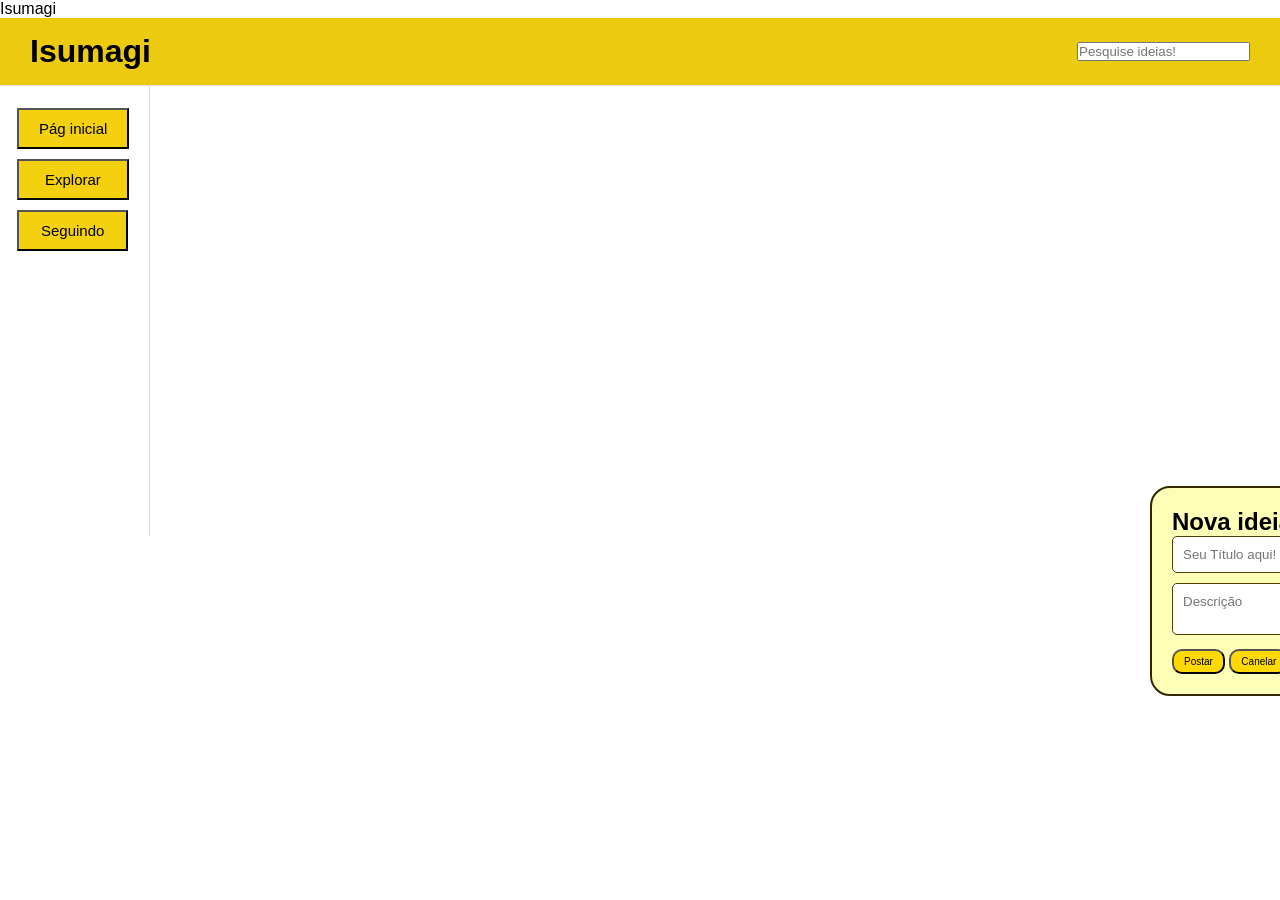
<file: index.html>
<!DOCTYPE html>
<html lang="pt-BR">

<head>
    <meta charset="UTF-8">
    <tittle> Isumagi </tittle>
    <link rel="stylesheet" href="style.css">
</head>

<body>

    <header class="topo">

        <h1> Isumagi </h1>

        <input
            type="text"
            id="pesquisa"
            placeholder="Pesquise ideias!"
        >

    </header>

    <div class="container">

        <aside class="sidebar">

            <ul>

                <li>
                    <button class="botao1">
                        Pág inicial
                    </button>
                </li>

                <li>
                    <button class="botao2">
                        Explorar
                    </button>
                </li>

                <li>
                    <button class="botao3">
                        Seguindo
                    </button>
                </li>

            </ul>

        </aside>

        <main class="feed"></main>

        <aside class="sidebar-esquerda">

            <div class="card">

            </div>

        </aside>

    </div>

    <div class="modal" id="modalPost">

        <div class="modal-content">

            <h2> Nova ideia </h2>

            <input
                id="titulo"
                type="text"
                placeholder="Seu Título aqui!"
            >

            <textarea
                id="descricao"
                placeholder="Descrição"
            ></textarea>

            <div class="modal-botoes">

                <button
                    class="botao4"
                    onclick="criarPost()"
                >
                    Postar
                </button>

                <button
                    class="botao5"
                    onclick="fecharModal()"
                >
                    Canelar
                </button>

            </div>

        </div>

    </div>

    <script src="script.js"></script>

</body>

</html>
</file>
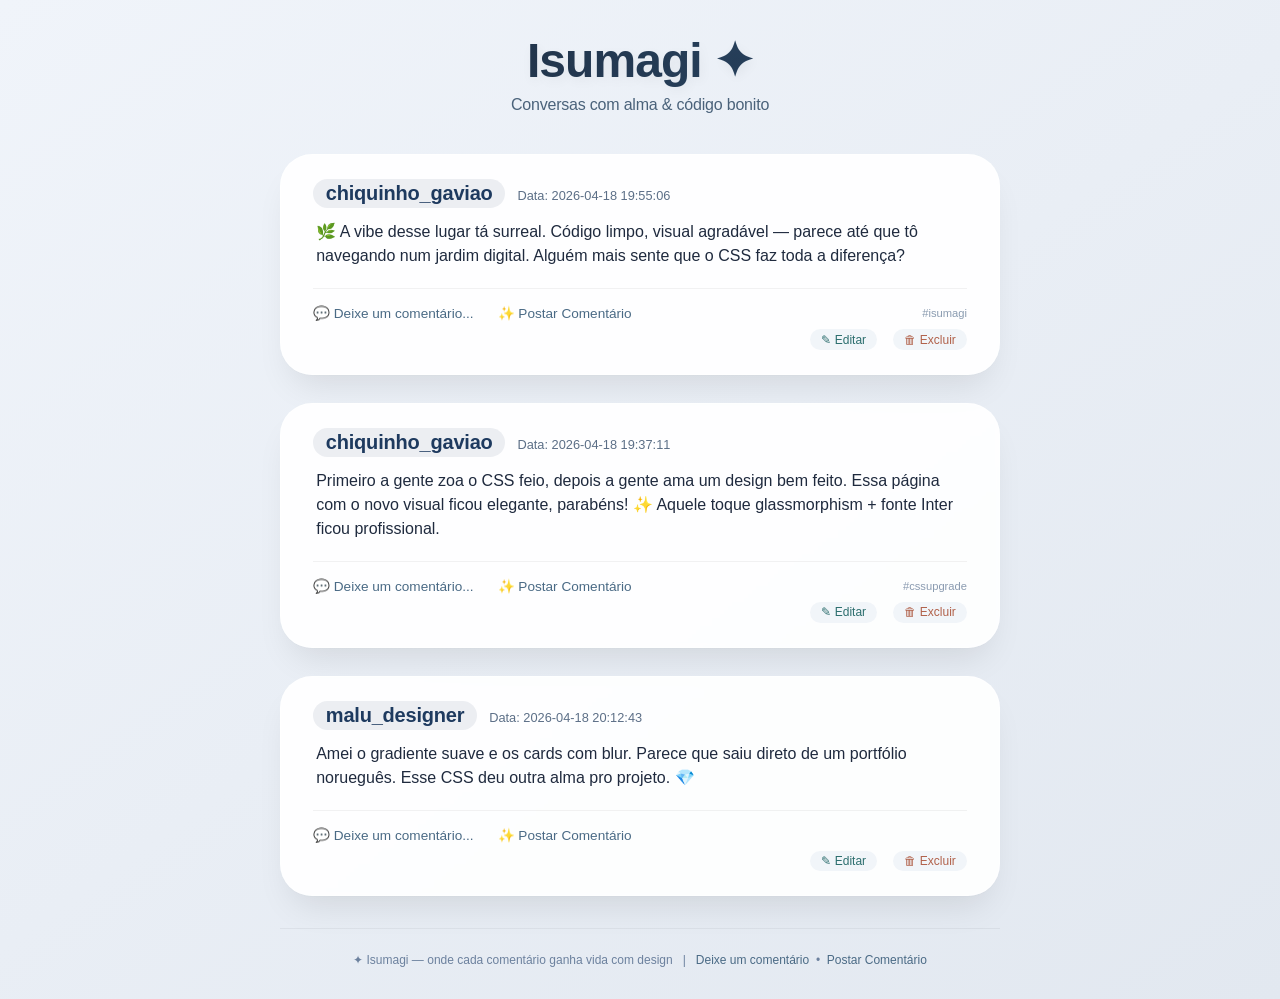
<file: deep.html>
<!DOCTYPE html>
<html lang="en">
<head>
    <meta charset="UTF-8">
    <meta name="viewport" content="width=device-width, initial-scale=1.0">
    <title>Document</title>
    <style>
/* === RESET & GLOBAL === */
* {
  margin: 0;
  padding: 0;
  box-sizing: border-box;
}

body {
  background: linear-gradient(145deg, #f0f4fa 0%, #e2e8f0 100%);
  font-family: 'Inter', -apple-system, BlinkMacSystemFont, 'Segoe UI', Roboto, Helvetica, Arial, sans-serif;
  padding: 2rem;
  min-height: 100vh;
  display: flex;
  justify-content: center;
  align-items: center;
}

/* === MAIN CARD CONTAINER === */
.container {
  max-width: 720px;
  width: 100%;
  margin: 0 auto;
}

/* === HEADER STYLE === */
.page-header {
  margin-bottom: 2.5rem;
  text-align: center;
}

.page-header h1 {
  font-size: 3rem;
  font-weight: 700;
  background: linear-gradient(135deg, #1e2b3c, #2c4c6e);
  background-clip: text;
  -webkit-background-clip: text;
  color: transparent;
  letter-spacing: -0.02em;
  text-shadow: 2px 4px 12px rgba(0, 0, 0, 0.05);
}

/* === COMMENT CARD (each post) === */
.comment-card {
  background: rgba(255, 255, 255, 0.92);
  backdrop-filter: blur(2px);
  border-radius: 32px;
  box-shadow: 0 20px 35px -12px rgba(0, 0, 0, 0.1), 0 1px 2px rgba(0, 0, 0, 0.02);
  padding: 1.5rem 2rem;
  margin-bottom: 1.75rem;
  transition: all 0.3s cubic-bezier(0.2, 0, 0, 1);
  border: 1px solid rgba(255, 255, 255, 0.5);
}

.comment-card:hover {
  transform: translateY(-4px);
  background: rgba(255, 255, 255, 0.98);
  box-shadow: 0 28px 40px -16px rgba(0, 0, 0, 0.18);
  border-color: rgba(255, 255, 255, 0.8);
}

/* author line */
.comment-author {
  display: flex;
  align-items: baseline;
  flex-wrap: wrap;
  gap: 0.75rem;
  margin-bottom: 0.75rem;
}

.username {
  font-weight: 700;
  font-size: 1.25rem;
  color: #1e3a5f;
  background: rgba(30, 58, 95, 0.08);
  padding: 0.2rem 0.8rem;
  border-radius: 40px;
  letter-spacing: -0.2px;
}

.date {
  font-size: 0.8rem;
  color: #5c6f87;
  font-feature-settings: 'tnum';
  font-weight: 450;
}

/* comment content */
.comment-content {
  font-size: 1rem;
  line-height: 1.5;
  color: #1f2a3e;
  margin: 0.75rem 0 1.25rem 0;
  padding-left: 0.2rem;
  font-weight: 450;
  word-break: break-word;
}

/* action links */
.comment-actions {
  display: flex;
  gap: 1.5rem;
  align-items: center;
  font-size: 0.85rem;
  border-top: 1px solid rgba(0, 0, 0, 0.05);
  padding-top: 1rem;
  margin-top: 0.25rem;
}

.action-link {
  color: #4a6a85;
  text-decoration: none;
  font-weight: 500;
  transition: 0.2s;
  cursor: pointer;
  display: inline-flex;
  align-items: center;
  gap: 0.3rem;
}

.action-link:hover {
  color: #1e5a8a;
  transform: translateX(2px);
}

.edit-link {
  color: #2c6e6e;
}

.delete-link {
  color: #b1624b;
}

.delete-link:hover {
  color: #c0392b;
}

/* admin badge for edit/delete line (if shown separately) */
.admin-bar {
  display: flex;
  justify-content: flex-end;
  gap: 1rem;
  margin-top: 0.5rem;
  font-size: 0.75rem;
  font-weight: 500;
}

.admin-action {
  text-decoration: none;
  background: #f1f5f9;
  padding: 0.2rem 0.7rem;
  border-radius: 30px;
  transition: 0.2s;
}

/* === RESPONSIVE === */
@media (max-width: 560px) {
  body {
    padding: 1rem;
  }
  .comment-card {
    padding: 1.2rem 1.3rem;
  }
  .username {
    font-size: 1.1rem;
  }
  .page-header h1 {
    font-size: 2.4rem;
  }
}

/* === SIMULATED DIVIDER / EXTRA POLISH === */
.comment-card:first-of-type {
  margin-top: 0.5rem;
}

/* optional: subtle animation on load */
@keyframes fadeSlideUp {
  from {
    opacity: 0;
    transform: translateY(12px);
  }
  to {
    opacity: 1;
    transform: translateY(0);
  }
}

.comment-card {
  animation: fadeSlideUp 0.35s ease-out backwards;
}

.comment-card:nth-child(1) { animation-delay: 0.05s; }
.comment-card:nth-child(2) { animation-delay: 0.12s; }

    </style>
    <link rel="preconnect" href="https://fonts.googleapis.com">
    <link rel="preconnect" href="https://fonts.gstatic.com" crossorigin>
</head>
<body>
    <div class="container">
  <div class="page-header">
    <h1>Isumagi ✦</h1>
    <p style="color: #4a627a; margin-top: 8px; font-weight: 450; letter-spacing: -0.2px;">Conversas com alma & código bonito</p>
  </div>

  <!-- PRIMEIRO COMENTÁRIO - chiquinho_gaviao / 19:55 -->
  <div class="comment-card">
    <div class="comment-author">
      <span class="username">chiquinho_gaviao</span>
      <span class="date">Data: 2026-04-18 19:55:06</span>
    </div>
    <div class="comment-content">
      🌿 A vibe desse lugar tá surreal. Código limpo, visual agradável — parece até que tô navegando num jardim digital. Alguém mais sente que o CSS faz toda a diferença?
    </div>
    <div class="comment-actions">
      <a href="#" class="action-link" id="replyTop">💬 Deixe um comentário...</a>
      <a href="#" class="action-link" id="postTop">✨ Postar Comentário</a>
      <span style="margin-left: auto; font-size: 0.7rem; color:#8a9bb0;">#isumagi</span>
    </div>
    <!-- Painel administrativo (Editar/Excluir) como aparece no seu print -->
    <div class="admin-bar">
      <a href="#" class="admin-action edit-link">✎ Editar</a>
      <a href="#" class="admin-action delete-link">🗑 Excluir</a>
    </div>
  </div>

  <!-- SEGUNDO COMENTÁRIO - chiquinho_gaviao / 19:37 -->
  <div class="comment-card">
    <div class="comment-author">
      <span class="username">chiquinho_gaviao</span>
      <span class="date">Data: 2026-04-18 19:37:11</span>
    </div>
    <div class="comment-content">
      Primeiro a gente zoa o CSS feio, depois a gente ama um design bem feito. Essa página com o novo visual ficou elegante, parabéns! ✨ Aquele toque glassmorphism + fonte Inter ficou profissional.
    </div>
    <div class="comment-actions">
      <a href="#" class="action-link">💬 Deixe um comentário...</a>
      <a href="#" class="action-link">✨ Postar Comentário</a>
      <span style="margin-left: auto; font-size: 0.7rem; color:#8a9bb0;">#cssupgrade</span>
    </div>
    <div class="admin-bar">
      <a href="#" class="admin-action edit-link">✎ Editar</a>
      <a href="#" class="admin-action delete-link">🗑 Excluir</a>
    </div>
  </div>

  <!-- Terceiro card: exemplo extra com outro autor para mostrar dinamismo (opcional mas mantém a essência da imagem) -->
  <div class="comment-card">
    <div class="comment-author">
      <span class="username">malu_designer</span>
      <span class="date">Data: 2026-04-18 20:12:43</span>
    </div>
    <div class="comment-content">
      Amei o gradiente suave e os cards com blur. Parece que saiu direto de um portfólio norueguês. Esse CSS deu outra alma pro projeto. 💎
    </div>
    <div class="comment-actions">
      <a href="#" class="action-link">💬 Deixe um comentário...</a>
      <a href="#" class="action-link">✨ Postar Comentário</a>
    </div>
    <div class="admin-bar">
      <a href="#" class="admin-action edit-link">✎ Editar</a>
      <a href="#" class="admin-action delete-link">🗑 Excluir</a>
    </div>
  </div>

  <!-- Pequeno rodapé inspirado na estrutura da imagem -->
  <div style="margin-top: 2rem; text-align: center; font-size: 0.75rem; color: #6c819e; border-top: 1px solid rgba(0,0,0,0.05); padding-top: 1.5rem;">
    ✦ Isumagi — onde cada comentário ganha vida com design &nbsp;&nbsp;|&nbsp;&nbsp; <a href="#" style="color:#4a6a85; text-decoration:none;">Deixe um comentário</a> &nbsp;•&nbsp; <a href="#" style="color:#4a6a85; text-decoration:none;">Postar Comentário</a>
  </div>
</div>

<!-- (opcional) pequeno alerta apenas para demonstrar que os links "deixe um comentário" são interativos, mas sem sobrecarregar. 
     Apenas para manter a experiência divertida e fiel ao layout da imagem antiga, mas tudo com o css extremamente bonito.) -->
<script>
  // Interação leve: apenas para simular um feedback educado quando clicar nos links "Deixe um comentário..." ou "Postar Comentário"
  // Não polui a experiência — apenas um toque charmoso. 
  const actionLinks = document.querySelectorAll('.action-link');
  const adminEdits = document.querySelectorAll('.edit-link');
  const adminDeletes = document.querySelectorAll('.delete-link');
  const replyMsg = (e) => {
    if(e.target.closest('.action-link') && (e.target.innerText.includes('Deixe um comentário') || e.target.innerText.includes('Postar Comentário'))) {
      e.preventDefault();
      alert('📝 Essa é uma demonstração do layout lindo! No mundo real abriria um formulário para comentar. ✨');
    }
  };
  const handleEdit = (e) => {
    e.preventDefault();
    alert('✏️ Modo edição (demo) — O CSS ficou incrível, você pode implementar a edição real depois.');
  };
  const handleDelete = (e) => {
    e.preventDefault();
    if(confirm('🗑 Remover este comentário? (Apenas simulação visual, mas o design permanece perfeito)')) {
      const card = e.target.closest('.comment-card');
      if(card) {
        card.style.opacity = '0';
        setTimeout(() => card.remove(), 200);
      }
    }
  };
  document.addEventListener('click', (e) => {
    if(e.target.closest('.action-link')) replyMsg(e);
    if(e.target.closest('.edit-link')) handleEdit(e);
    if(e.target.closest('.delete-link')) handleDelete(e);
  });
  // também cuida dos links do rodapé
  const footerLinks = document.querySelectorAll('.container > div:last-child a');
  footerLinks.forEach(link => {
    link.addEventListener('click', (e) => {
      e.preventDefault();
      alert('💬 Interação do rodapé — design clean e preparado para sua lógica backend.');
    });
  });
</script>
</body>
</html>
</file>
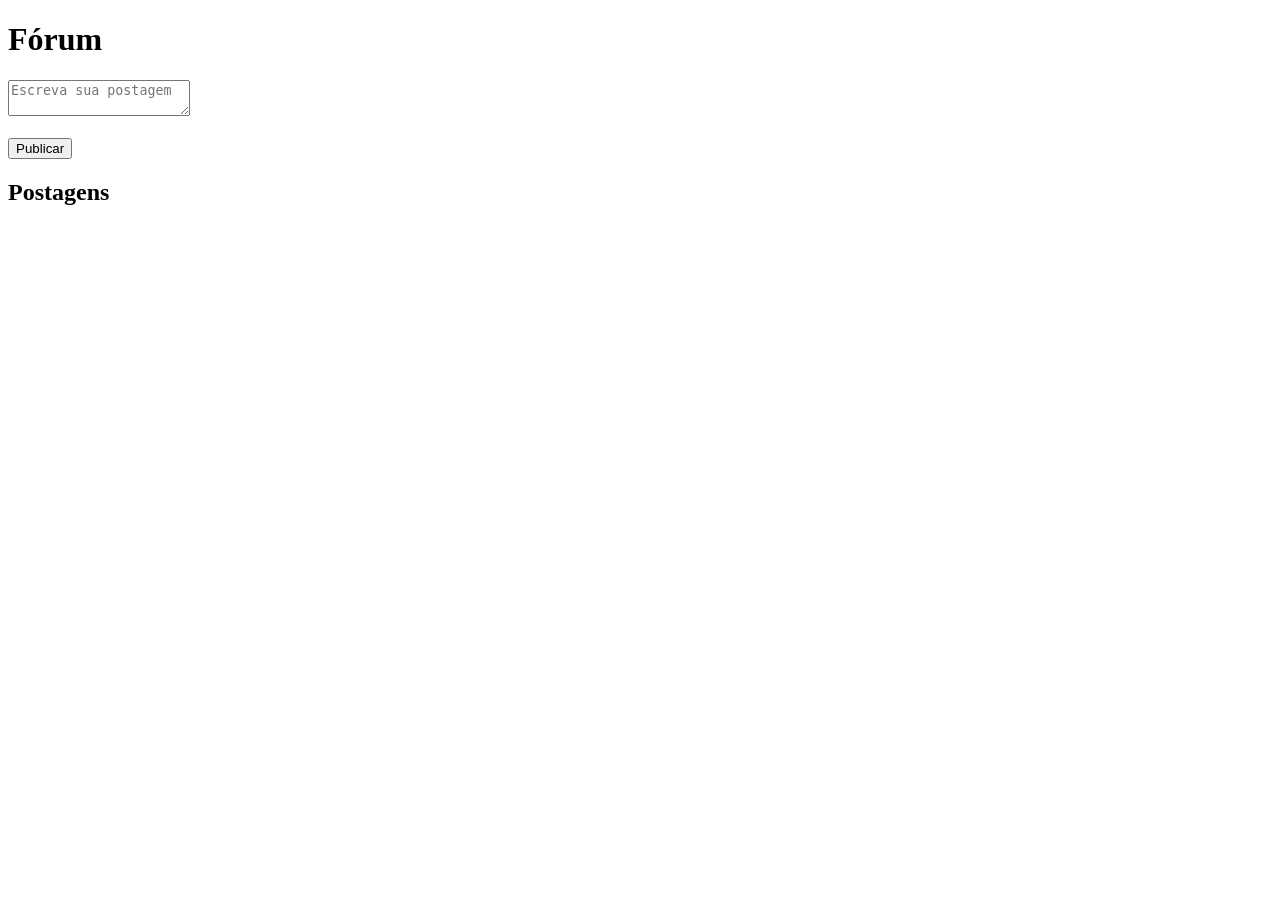
<file: post.html>
<!DOCTYPE html>
<html>
<head>
    <title>Fórum</title>
</head>

<body>

<h1>Fórum</h1>

<textarea id="postText" placeholder="Escreva sua postagem"></textarea>
<br><br>

<button onclick="criarPost()">Publicar</button>

<h2>Postagens</h2>

<div id="posts"></div>

<script src="post.js"></script>

</body>
</html>
</file>
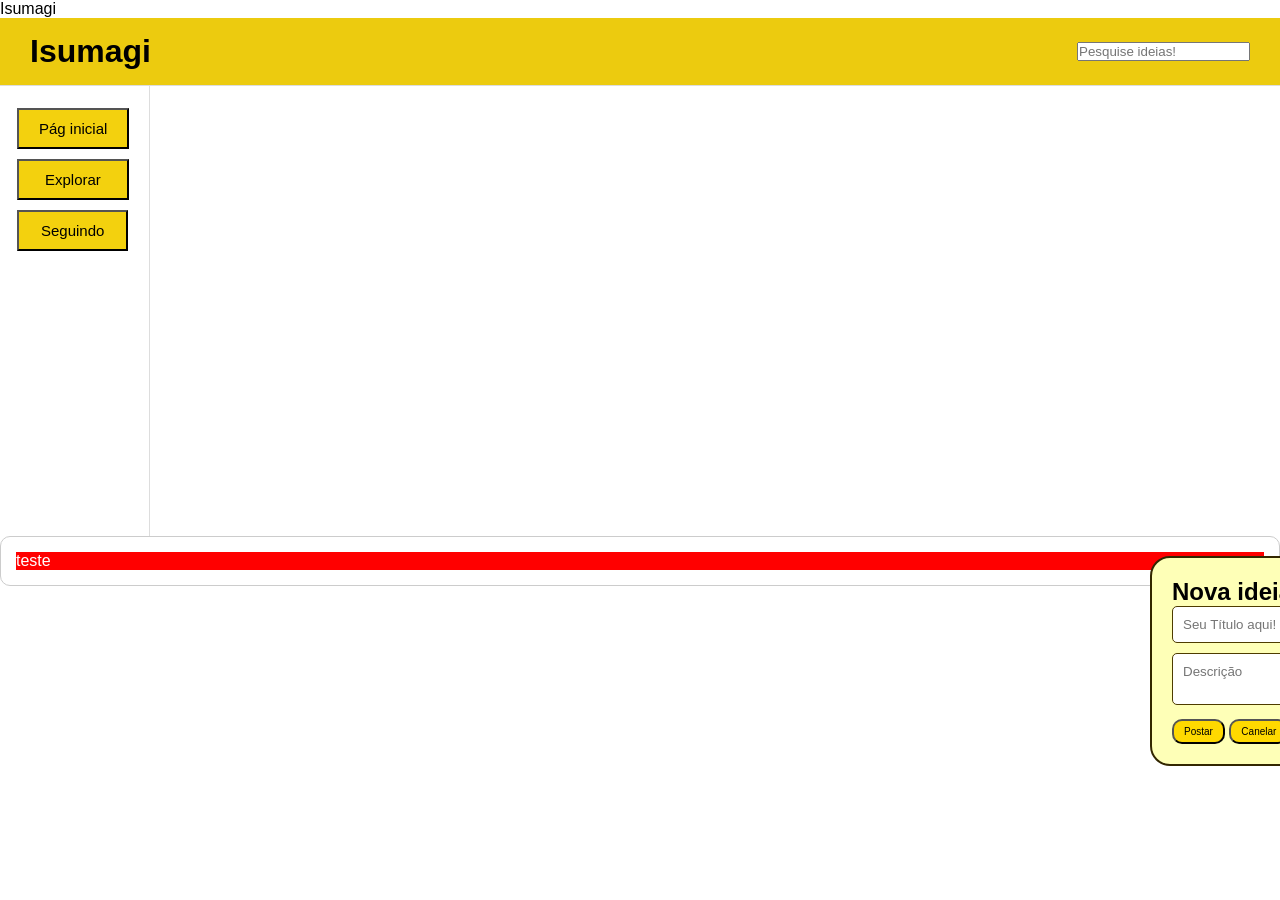
<file: teste.html>
<!DOCTYPE html>
<html lang="pt-BR">
    <head>
        <meta charset="UTF-8">
        <tittle> Isumagi </tittle>
        <link rel="stylesheet" href="style.css">
        <style>
            #ts {
                background-color: red;
            }
            p {
                color: white;
            }

            .post {
    display: block;        /* faz o link virar um bloco */
    padding: 15px;
    border: 1px solid #ccc;
    text-decoration: none;
    color: inherit;
}
        </style>
    </head>
    <body>
        <header class="topo">
        <h1> Isumagi </h1>
        <input type="text" id="pesquisa" placeholder="Pesquise ideias!">
        </header>
        <div class="container">
            <aside class="sidebar">
                <ul>
                    <li> <button class="botao1">Pág inicial</button> </li>
                    <li> <button class="botao2">Explorar</button> </li>
                    <li> <button class="botao3">Seguindo</button> </li>
                </ul>
            </aside>

            <a href="deep.html" class="post">
            <div id="ts">
                <p>teste</p>
            </div>
            </a>
            <main class="feed"></main>
            <aside class="sidebar-esquerda">
                <div class="card">
                    
                </div>
            </aside>
        </div>


        <div class="modal" id="modalPost">
            <div class="modal-content">
                <h2> Nova ideia </h2>
                <input id="titulo" type="text" placeholder="Seu Título aqui!">
                <textarea id="descricao" placeholder="Descrição"></textarea>
                <div class="modal-botoes">
                    <button class="botao4" onclick="criarPost()">Postar</button>
                    <button class="botao5" onclick="fecharModal()">Canelar</button>
                </div>
            </div>
        </div>
        <script src="script.js"></script>        
    </body>
    </html>
</file>
<file: style.css>
* {
    margin: 0;
    padding: 0;
    box-sizing: border-box;
    font-family: Arial, sans-serif;
}

body{
    background-color:#ffffff
}

.topo{
    display: flex;
    justify-content: space-between;
    align-items: center;
    padding: 15px 30px;
    background: rgb(236, 203, 15);
    border-bottom: 1px solid #ddd;
    
}



.logo-area{
    display: flex;
    align-items: center;
    gap: 10px;
}

.logo{
    width: 40px;
    height: 40px;
    border-radius: 50%
}

.logo-text{
    font-weight: bold;
    color: rgb(216, 179, 13);
}

.login-bnt:hover{
    opacity: 0.8;
}

.layout{
    display: center;
}

.sidebar{
    width: 150px;
    background: white;
    padding: 2px;
    height: 50vh;
    border-right: 1px solid #ddd;
}

.sidebar ul{
    list-style: none;
    padding: 20px 15px;
}

.sidebar li{
    margin-bottom: 10px;
}
.botao1{
    background-color: rgb(243, 209, 14);
    color: rgb(0, 0, 0);
    padding: 10px 20px;
    font-size: 15px;
    border-radius: 0px;
    cursor: pointer;
    
}
.botao2{
    background-color: rgb(243, 209, 14);
    color: black;
    padding: 10px 26px;
    font-size: 15px;
    border-radius: 0px;
    cursor: pointer;
    
}
.botao3{
    background-color: rgb(243, 209, 14);
    color: rgb(0, 0, 0);
    padding: 10px 22px;
    font-size: 15px;
    border-radius: 0px;
    cursor: pointer;
    
}

.sidebar a {
    text-decoration: none;
    color: rgb(209, 195, 4);
    padding: 88px;
    display: block;
    border-radius: 10px;
    transition: 0.2s;
}

.post{
    display: flex;
    background: rgb(255, 255, 255);
    padding: 15px;
    border-radius: 10px;
    margin-bottom: 20px;
    box-shadow: 0 2px 5px rgba(0,0,0,0,0.05);
}

.votos{
    display: flex;
    flex-direction: column;
    align-items: center;
    margin-right: 15px;
}

.modal-botoes button{
    background-color: rgb(255, 217, 0);
    color: black;
    padding: 5px 10px;
    font-size:10px;
    border-radius: 10px;
    cursor: pointer;
}
.modal-content{
    margin-left: 1150px;
    margin-top: -50px;
    width: 200px;
    padding: 20px;
    border: 2px solid rgb(51, 39, 0);
    border-radius: 20px;
    background-color: #feffb7;
}

.modal-content input, .modal-content textarea{
    width: 100%;
    padding: 10px;
    margin-bottom: 10px;
    border: 1px solid #4e3c00;
    border-radius: 5px;
}
</file>
